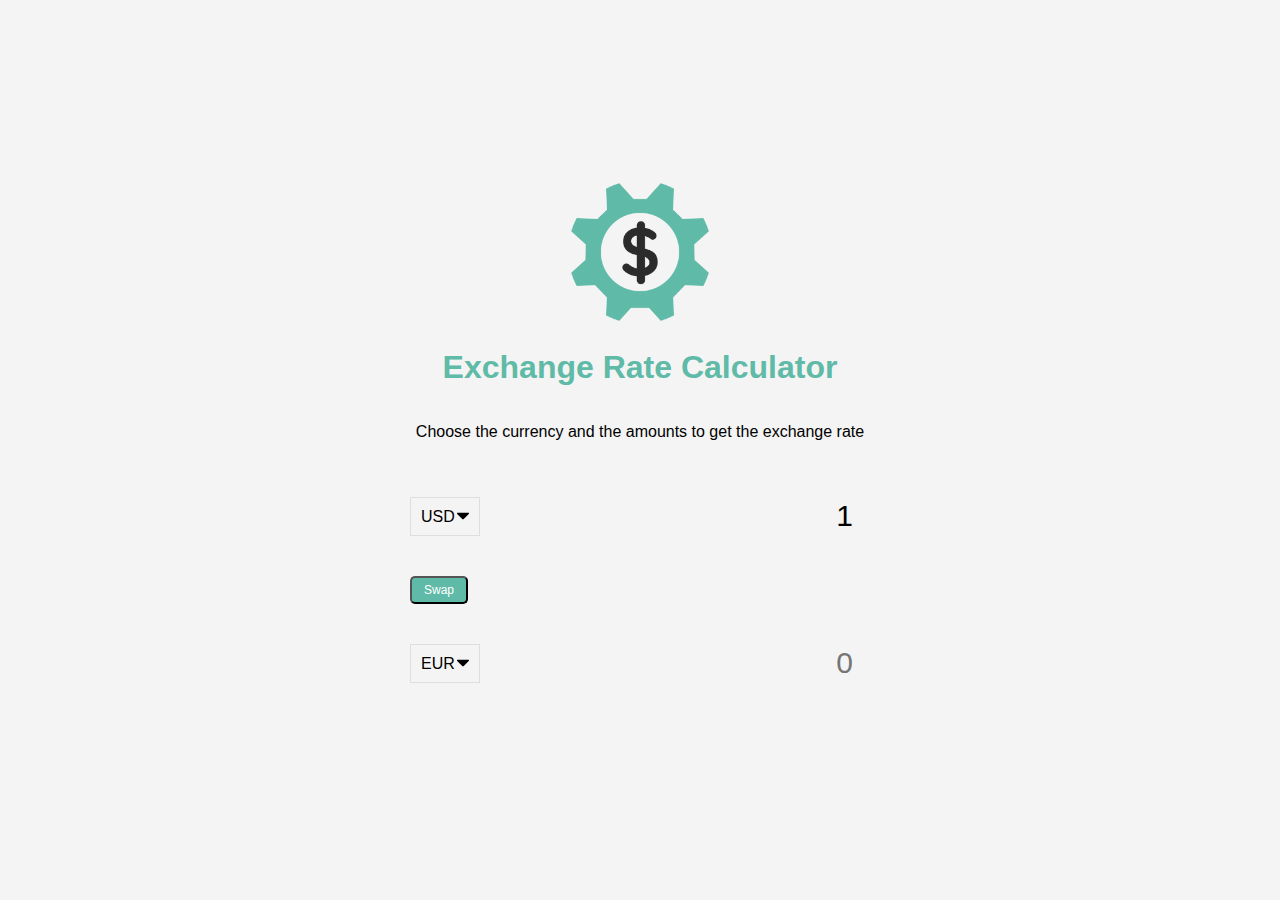
<file: exchange-rate/index.html>
<!DOCTYPE html>
<html lang="en">

<head>
  <meta charset="UTF-8" />
  <meta name="viewport" content="width=device-width, initial-scale=1.0" />
  <meta http-equiv="X-UA-Compatible" content="ie=edge" />
  <title>Exchange Rate Calculator</title>
  <link rel="stylesheet" href="style.css" />
</head>

<body>
  <img src="img/money.png" alt="" class="money-img" />
  <h1>Exchange Rate Calculator</h1>
  <p>Choose the currency and the amounts to get the exchange rate</p>

  <div class="container">
    <div class="currency">
      <select id="currency-one">
        <option value="AED">AED</option>
        <option value="ARS">ARS</option>
        <option value="AUD">AUD</option>
        <option value="BGN">BGN</option>
        <option value="BRL">BRL</option>
        <option value="BSD">BSD</option>
        <option value="CAD">CAD</option>
        <option value="CHF">CHF</option>
        <option value="CLP">CLP</option>
        <option value="CNY">CNY</option>
        <option value="COP">COP</option>
        <option value="CZK">CZK</option>
        <option value="DKK">DKK</option>
        <option value="DOP">DOP</option>
        <option value="EGP">EGP</option>
        <option value="EUR">EUR</option>
        <option value="FJD">FJD</option>
        <option value="GBP">GBP</option>
        <option value="GTQ">GTQ</option>
        <option value="HKD">HKD</option>
        <option value="HRK">HRK</option>
        <option value="HUF">HUF</option>
        <option value="IDR">IDR</option>
        <option value="ILS">ILS</option>
        <option value="INR">INR</option>
        <option value="ISK">ISK</option>
        <option value="JPY">JPY</option>
        <option value="KRW">KRW</option>
        <option value="KZT">KZT</option>
        <option value="MXN">MXN</option>
        <option value="MYR">MYR</option>
        <option value="NOK">NOK</option>
        <option value="NZD">NZD</option>
        <option value="PAB">PAB</option>
        <option value="PEN">PEN</option>
        <option value="PHP">PHP</option>
        <option value="PKR">PKR</option>
        <option value="PLN">PLN</option>
        <option value="PYG">PYG</option>
        <option value="RON">RON</option>
        <option value="RUB">RUB</option>
        <option value="SAR">SAR</option>
        <option value="SEK">SEK</option>
        <option value="SGD">SGD</option>
        <option value="THB">THB</option>
        <option value="TRY">TRY</option>
        <option value="TWD">TWD</option>
        <option value="UAH">UAH</option>
        <option value="USD" selected>USD</option>
        <option value="UYU">UYU</option>
        <option value="VND">VND</option>
        <option value="ZAR">ZAR</option>
      </select>
      <input type="number" id="amount-one" placeholder="0" value="1" />
    </div>

    <div class="swap-rate-container">
      <button class="btn" id="swap">
        Swap
      </button>
      <div class="rate" id="rate"></div>
    </div>

    <div class="currency">
      <select id="currency-two">
        <option value="AED">AED</option>
        <option value="ARS">ARS</option>
        <option value="AUD">AUD</option>
        <option value="BGN">BGN</option>
        <option value="BRL">BRL</option>
        <option value="BSD">BSD</option>
        <option value="CAD">CAD</option>
        <option value="CHF">CHF</option>
        <option value="CLP">CLP</option>
        <option value="CNY">CNY</option>
        <option value="COP">COP</option>
        <option value="CZK">CZK</option>
        <option value="DKK">DKK</option>
        <option value="DOP">DOP</option>
        <option value="EGP">EGP</option>
        <option value="EUR" selected>EUR</option>
        <option value="FJD">FJD</option>
        <option value="GBP">GBP</option>
        <option value="GTQ">GTQ</option>
        <option value="HKD">HKD</option>
        <option value="HRK">HRK</option>
        <option value="HUF">HUF</option>
        <option value="IDR">IDR</option>
        <option value="ILS">ILS</option>
        <option value="INR">INR</option>
        <option value="ISK">ISK</option>
        <option value="JPY">JPY</option>
        <option value="KRW">KRW</option>
        <option value="KZT">KZT</option>
        <option value="MXN">MXN</option>
        <option value="MYR">MYR</option>
        <option value="NOK">NOK</option>
        <option value="NZD">NZD</option>
        <option value="PAB">PAB</option>
        <option value="PEN">PEN</option>
        <option value="PHP">PHP</option>
        <option value="PKR">PKR</option>
        <option value="PLN">PLN</option>
        <option value="PYG">PYG</option>
        <option value="RON">RON</option>
        <option value="RUB">RUB</option>
        <option value="SAR">SAR</option>
        <option value="SEK">SEK</option>
        <option value="SGD">SGD</option>
        <option value="THB">THB</option>
        <option value="TRY">TRY</option>
        <option value="TWD">TWD</option>
        <option value="UAH">UAH</option>
        <option value="USD">USD</option>
        <option value="UYU">UYU</option>
        <option value="VND">VND</option>
        <option value="ZAR">ZAR</option>
      </select>
      <input type="number" id="amount-two" placeholder="0" />
    </div>
  </div>

  <script src="script.js"></script>
</body>

</html>
</file>
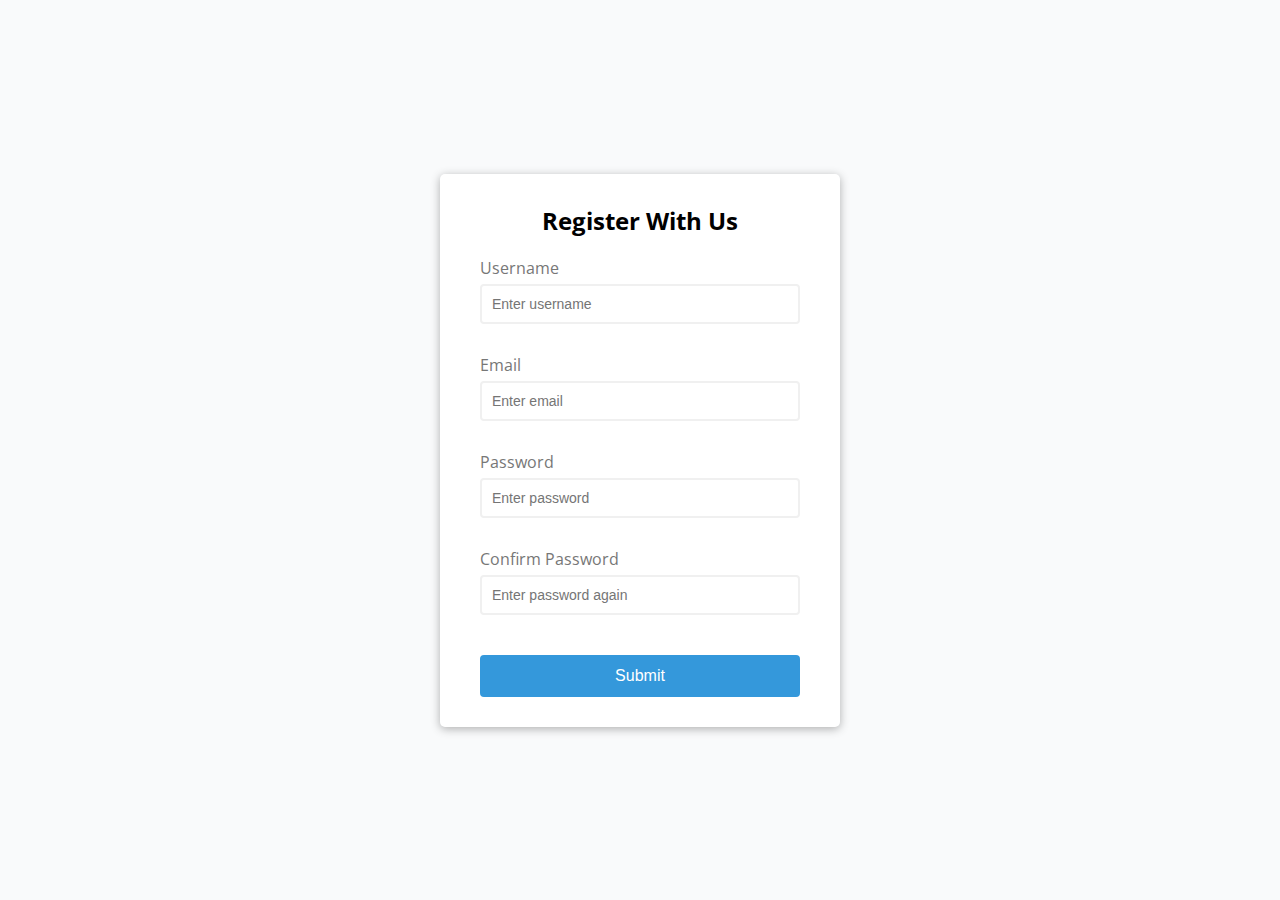
<file: Form_Validator/index.html>
<!DOCTYPE html>
<html lang="en">

<head>
    <meta charset="UTF-8" />
    <meta name="viewport" content="width=device-width, initial-scale=1.0" />
    <meta http-equiv="X-UA-Compatible" content="ie=edge" />
    <link rel="stylesheet" href="style.css" />
    <title>Form Validator</title>
</head>

<body>
    <div class="container">
        <form id="form" class="form">
            <h2>Register With Us</h2>
            <div class="form-control">
                <label for="username">Username</label>
                <input type="text" id="username" placeholder="Enter username" />
                <small>Error message</small>
            </div>
            <div class="form-control">
                <label for="email">Email</label>
                <input type="text" id="email" placeholder="Enter email" />
                <small>Error message</small>
            </div>
            <div class="form-control">
                <label for="password">Password</label>
                <input type="password" id="password" placeholder="Enter password" />
                <small>Error message</small>
            </div>
            <div class="form-control">
                <label for="password2">Confirm Password</label>
                <input type="password" id="password2" placeholder="Enter password again" />
                <small>Error message</small>
            </div>
            <button type="submit">Submit</button>
        </form>
    </div>

    <script src="script.js"></script>
</body>

</html>
</file>
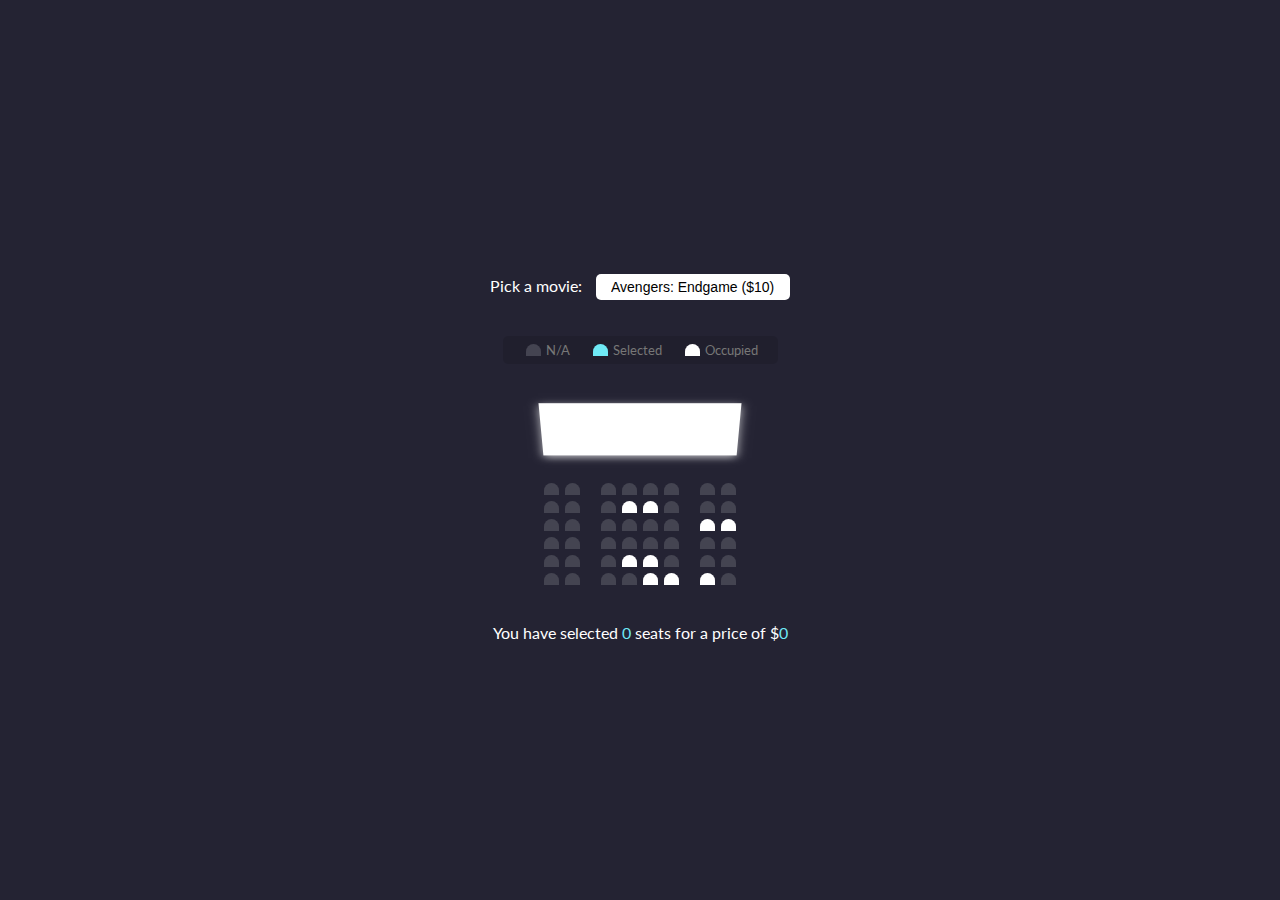
<file: movie_seat_booking/index.html>
<!DOCTYPE html>
<html lang="es">

<head>
    <meta charset="UTF-8" />
    <meta name="viewport" content="width=device-width, initial-scale=1.0" />
    <meta http-equiv="X-UA-Compatible" content="ie=edge" />
    <link rel="stylesheet" href="style.css" />
    <title>Movie Seat Booking</title>
</head>

<body>
    <div class="movie-container">
        <label>Pick a movie:</label>
        <select id="movie">
            <option value="10">Avengers: Endgame ($10)</option>
            <option value="12">Joker ($12)</option>
            <option value="8">Toy Story 4 ($8)</option>
            <option value="9">The Lion King ($9)</option>
        </select>
    </div>

    <ul class="showcase">
        <li>
            <div class="seat"></div>
            <small>N/A</small>
        </li>
        <li>
            <div class="seat selected"></div>
            <small>Selected</small>
        </li>
        <li>
            <div class="seat occupied"></div>
            <small>Occupied</small>
        </li>
    </ul>

    <div class="container">
        <div class="screen"></div>

        <div class="row">
            <div class="seat"></div>
            <div class="seat"></div>
            <div class="seat"></div>
            <div class="seat"></div>
            <div class="seat"></div>
            <div class="seat"></div>
            <div class="seat"></div>
            <div class="seat"></div>
        </div>
        <div class="row">
            <div class="seat"></div>
            <div class="seat"></div>
            <div class="seat"></div>
            <div class="seat occupied"></div>
            <div class="seat occupied"></div>
            <div class="seat"></div>
            <div class="seat"></div>
            <div class="seat"></div>
        </div>
        <div class="row">
            <div class="seat"></div>
            <div class="seat"></div>
            <div class="seat"></div>
            <div class="seat"></div>
            <div class="seat"></div>
            <div class="seat"></div>
            <div class="seat occupied"></div>
            <div class="seat occupied"></div>
        </div>
        <div class="row">
            <div class="seat"></div>
            <div class="seat"></div>
            <div class="seat"></div>
            <div class="seat"></div>
            <div class="seat"></div>
            <div class="seat"></div>
            <div class="seat"></div>
            <div class="seat"></div>
        </div>
        <div class="row">
            <div class="seat"></div>
            <div class="seat"></div>
            <div class="seat"></div>
            <div class="seat occupied"></div>
            <div class="seat occupied"></div>
            <div class="seat"></div>
            <div class="seat"></div>
            <div class="seat"></div>
        </div>
        <div class="row">
            <div class="seat"></div>
            <div class="seat"></div>
            <div class="seat"></div>
            <div class="seat"></div>
            <div class="seat occupied"></div>
            <div class="seat occupied"></div>
            <div class="seat occupied"></div>
            <div class="seat"></div>
        </div>
    </div>

    <p class="text">
        You have selected <span id="count">0</span> seats for a price of $<span id="total">0</span>
    </p>

    <script src="script.js"></script>
</body>

</html>
</file>
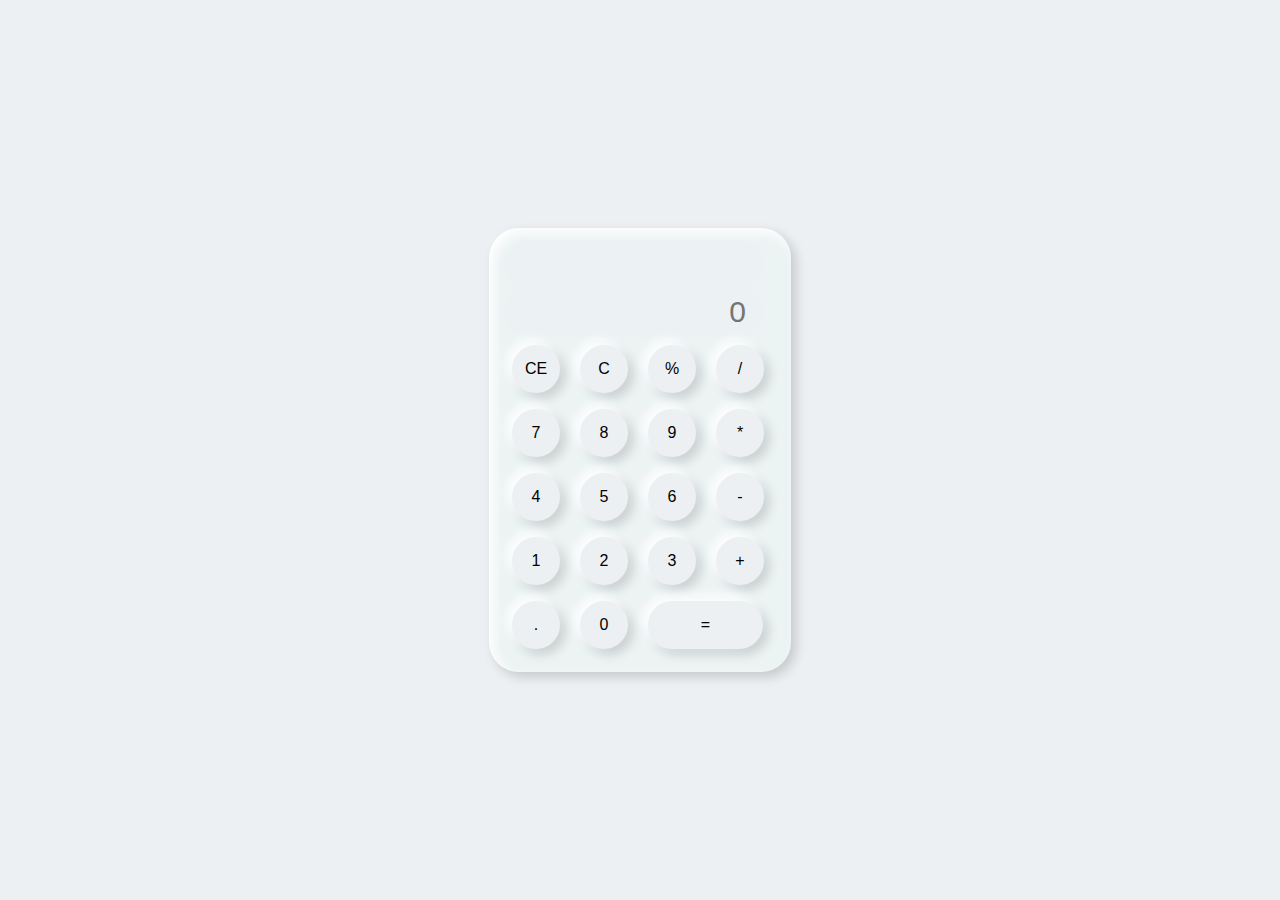
<file: Calculadora/html/index.html>
<!DOCTYPE html>
<html lang="es">

<head>
    <meta charset="UTF-8">
    <meta http-equiv="X-UA-Compatible" content="IE=edge">
    <meta name="viewport" content="width=device-width, initial-scale=1.0">
    <title>Calculadora</title>
    <link rel="stylesheet" href="../css/style.css">
</head>

<body>
    <div class="container">
        <div class="Calculadora">
            <input type="text" id="pantalla" disabled>
            <input type="text" placeholder="0" id="outputscreen">
            <button onclick="Clear()">CE</button>
            <button onclick="del()">C</button>
            <button onclick="Display('%')">%</button>
            <button onclick="Display('/')">/</button>
            <button onclick="Display('7')">7</button>
            <button onclick="Display('8')">8</button>
            <button onclick="Display('9')">9</button>
            <button onclick="Display('*')">*</button>
            <button onclick="Display('4')">4</button>
            <button onclick="Display('5')">5</button>
            <button onclick="Display('6')">6</button>
            <button onclick="Display('-')">-</button>
            <button onclick="Display('1')">1</button>
            <button onclick="Display('2')">2</button>
            <button onclick="Display('3')">3</button>
            <button onclick="Display('+')">+</button>
            <button onclick="Display('.')">.</button>
            <button onclick="Display('0')">0</button>
            <button onclick="Calculate()" class="equal">=</button>
        </div>
    </div>
    <script src="../javascript/Script.js"></script>
</body>

</html>
</file>
<file: exchange-rate/style.css>
:root {
  --primary-color: #5fbaa7;
}

* {
  box-sizing: border-box;
}

body {
  background-color: #f4f4f4;
  font-family: Arial, Helvetica, sans-serif;
  display: flex;
  flex-direction: column;
  align-items: center;
  justify-content: center;
  height: 100vh;
  margin: 0;
  padding: 20px;
}

h1 {
  color: var(--primary-color);
}

p {
  text-align: center;
}

.btn {
  color: #fff;
  background: var(--primary-color);
  cursor: pointer;
  border-radius: 5px;
  font-size: 12px;
  padding: 5px 12px;
}

.money-img {
  width: 150px;
}

.currency {
  padding: 40px 0;
  display: flex;
  align-items: center;
  justify-content: space-between;
}

.currency select {
  padding: 10px 20px 10px 10px;
  -moz-appearance: none;
  -webkit-appearance: none;
  appearance: none;
  border: 1px solid #dedede;
  font-size: 16px;
  background: transparent;
  background-image: url('data:image/svg+xml;charset=US-ASCII,%3Csvg%20xmlns%3D%22http%3A%2F%2Fwww.w3.org%2F2000%2Fsvg%22%20width%3D%22292.4%22%20height%3D%22292.4%22%3E%3Cpath%20fill%3D%22%20000002%22%20d%3D%22M287%2069.4a17.6%2017.6%200%200%200-13-5.4H18.4c-5%200-9.3%201.8-12.9%205.4A17.6%2017.6%200%200%200%200%2082.2c0%205%201.8%209.3%205.4%2012.9l128%20127.9c3.6%203.6%207.8%205.4%2012.8%205.4s9.2-1.8%2012.8-5.4L287%2095c3.5-3.5%205.4-7.8%205.4-12.8%200-5-1.9-9.2-5.5-12.8z%22%2F%3E%3C%2Fsvg%3E');
  background-position: right 10px top 50%, 0, 0;
  background-size: 12px auto, 100%;
  background-repeat: no-repeat;
}

.currency input {
  border: 0;
  background: transparent;
  font-size: 30px;
  text-align: right;
}

.swap-rate-container {
  display: flex;
  align-items: center;
  justify-content: space-between;
}

.rate {
  color: var(--primary-color);
  font-size: 14px;
  padding: 0 10px;
}

select:focus,
input:focus,
button:focus {
  outline: 0;
}

@media (max-width: 600px) {
  .currency input {
    width: 200px;
  }
}
</file>
<file: Form_Validator/style.css>
@import url('https://fonts.googleapis.com/css?family=Open+Sans&display=swap');

:root {
  --success-color: #2ecc71;
  --error-color: #e74c3c;
}

* {
  box-sizing: border-box;
}

body {
  background-color: #f9fafb;
  font-family: 'Open Sans', sans-serif;
  display: flex;
  align-items: center;
  justify-content: center;
  min-height: 100vh;
  margin: 0;
}

.container {
  background-color: #fff;
  border-radius: 5px;
  box-shadow: 0 2px 10px rgba(0, 0, 0, 0.3);
  width: 400px;
}

h2 {
  text-align: center;
  margin: 0 0 20px;
}

.form {
  padding: 30px 40px;
}

.form-control {
  margin-bottom: 10px;
  padding-bottom: 20px;
  position: relative;
}

.form-control label {
  color: #777;
  display: block;
  margin-bottom: 5px;
}

.form-control input {
  border: 2px solid #f0f0f0;
  border-radius: 4px;
  display: block;
  width: 100%;
  padding: 10px;
  font-size: 14px;
}

.form-control input:focus {
  outline: 0;
  border-color: #777;
}

.form-control.success input {
  border-color: var(--success-color);
}

.form-control.error input {
  border-color: var(--error-color);
}

.form-control small {
  color: var(--error-color);
  position: absolute;
  bottom: 0;
  left: 0;
  visibility: hidden;
}

.form-control.error small {
  visibility: visible;
}

.form button {
  cursor: pointer;
  background-color: #3498db;
  border: 2px solid #3498db;
  border-radius: 4px;
  color: #fff;
  display: block;
  font-size: 16px;
  padding: 10px;
  margin-top: 20px;
  width: 100%;
}
</file>
<file: movie_seat_booking/style.css>
@import url('https://fonts.googleapis.com/css?family=Lato&display=swap');

* {
  box-sizing: border-box;
}

body {
  background-color: #242333;
  color: #fff;
  display: flex;
  flex-direction: column;
  align-items: center;
  justify-content: center;
  height: 100vh;
  font-family: 'Lato', sans-serif;
  margin: 0;
}

.movie-container {
  margin: 20px 0;
}

.movie-container select {
  background-color: #fff;
  border: 0;
  border-radius: 5px;
  font-size: 14px;
  margin-left: 10px;
  padding: 5px 15px 5px 15px;
  -moz-appearance: none;
  -webkit-appearance: none;
  appearance: none;
}

.container {
  perspective: 1000px;
  margin-bottom: 30px;
}

.seat {
  background-color: #444451;
  height: 12px;
  width: 15px;
  margin: 3px;
  border-top-left-radius: 10px;
  border-top-right-radius: 10px;
}

.seat.selected {
  background-color: #6feaf6;
}

.seat.occupied {
  background-color: #fff;
}

.seat:nth-of-type(2) {
  margin-right: 18px;
}

.seat:nth-last-of-type(2) {
  margin-left: 18px;
}

.seat:not(.occupied):hover {
  cursor: pointer;
  transform: scale(1.2);
}

.showcase .seat:not(.occupied):hover {
  cursor: default;
  transform: scale(1);
}

.showcase {
  background: rgba(0, 0, 0, 0.1);
  padding: 5px 10px;
  border-radius: 5px;
  color: #777;
  list-style-type: none;
  display: flex;
  justify-content: space-between;
}

.showcase li {
  display: flex;
  align-items: center;
  justify-content: center;
  margin: 0 10px;
}

.showcase li small {
  margin-left: 2px;
}

.row {
  display: flex;
}

.screen {
  background-color: #fff;
  height: 70px;
  width: 100%;
  margin: 15px 0;
  transform: rotateX(-45deg);
  box-shadow: 0 3px 10px rgba(255, 255, 255, 0.7);
}

p.text {
  margin: 5px 0;
}

p.text span {
  color: #6feaf6;
}
</file>
<file: Calculadora/css/style.css>
* {
  margin: 0;
  padding: 0;
  box-sizing: border-box;
  background-color: #ecf0f3;
  font-family: Arial, Helvetica, sans-serif;
  outline: none;
}

.container {
  height: 100vh;
  display: flex;
  justify-content: center;
  align-items: center;
}

.Calculadora {
  background-color: #ecf3f3;
  padding: 15px;
  border-radius: 30px;
  box-shadow: inset 5px 5px 12px #ffffff, 5px 5px 12px rgba(0, 0, 0, 0.16);
  display: grid;
  grid-template-columns: repeat(4, 68px);
}

input {
  grid-column: span 4;
  height: 50px;
  width: 260px;
  background-color: #ecf1f3;
  border: none;
  border-radius: 30px;
  color: rgba(143, 142, 142, 0.871);
  font-size: 30px;
  text-align: end;
  margin-top: -3px;
  padding: 18px;
}

button {
  height: 48px;
  width: 48px;
  background-color: #ecf0f3;
  box-shadow: -5px -5px 12px #ffffff, 5px 5px 12px rgba(0, 0, 0, 0.16);
  border: none;
  border-radius: 50%;
  margin: 8px;
  font-size: 16px;
}

.equal {
  width: 115px;
  border-radius: 40px;
  background-color: #ecf0f3;
  box-shadow: -5px -5px 12px #ffffff, 5px 5px 12px rgba(0, 0, 0, 0.1.6);
}
.pantalla {
  margin-bottom: 0px;
  height: 40px;
  width: 115px;
  color: rgba(143, 142, 142, 0.871);
  font-size: 30px;
  margin: 0;
  position: relative;
  top: 20px;
}
</file>
